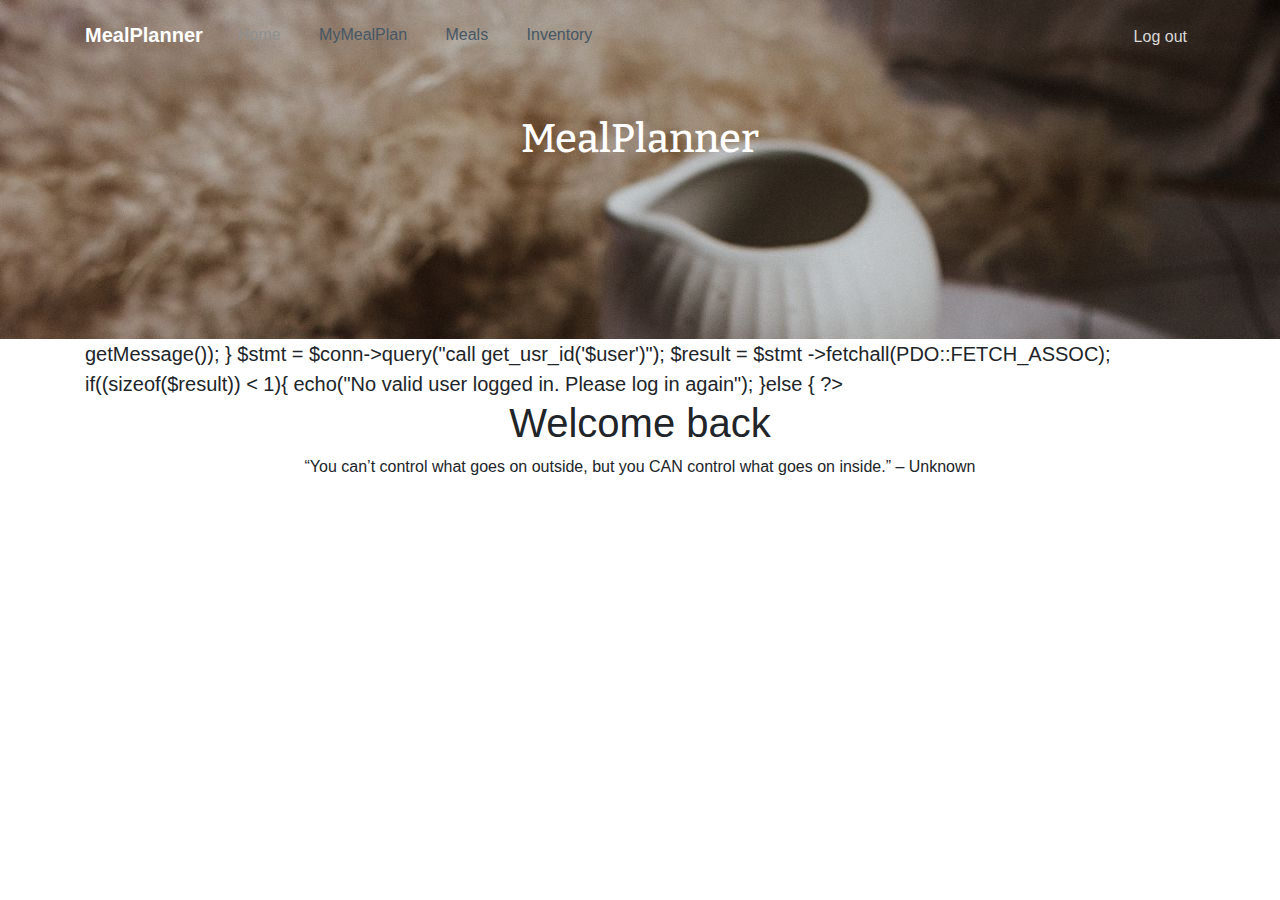
<file: index.html>
<!DOCTYPE html>
<html lang="en">

<head>
    <meta charset="utf-8">
    <meta name="viewport" content="width=device-width, initial-scale=1.0, shrink-to-fit=no">
    <title>MealPlanner</title>
    <link rel="stylesheet" href="assets/bootstrap/css/bootstrap.min.css">
    <link rel="stylesheet" href="https://fonts.googleapis.com/css?family=Bitter:400,700">
    <link rel="stylesheet" href="assets/fonts/ionicons.min.css">
    <link rel="stylesheet" href="assets/css/Footer-Basic.css">
    <link rel="stylesheet" href="assets/css/Header-Dark-1.css">
    <link rel="stylesheet" href="assets/css/Header-Dark.css">
    <link rel="stylesheet" href="assets/css/Login-Form-Clean.css">
    <link rel="stylesheet" href="assets/css/Multi-step-form.css">
    <link rel="stylesheet" href="assets/css/Navigation-with-Button.css">
    <link rel="stylesheet" href="assets/css/Registration-Form-with-Photo.css">
    <link rel="stylesheet" href="assets/css/styles.css">
</head>

<body>
    <!-- Start: Header Dark -->
    <header class="header-dark" style="background: url(&quot;assets/img/Breakfastbackground-unsplash.jpg&quot;);">
        <!-- Start: Navigation with Button -->
        <nav class="navbar navbar-light navbar-expand-md navigation-clean-button">
            <div class="container">
                <a class="navbar-brand" href="index.html">MealPlanner</a><button data-toggle="collapse" class="navbar-toggler" data-target="#navcol-1"><span class="sr-only">Toggle navigation</span><span class="navbar-toggler-icon"></span></button>
                <div class="collapse navbar-collapse" id="navcol-1">
                    <ul class="navbar-nav mr-auto">
                        <li class="nav-item"><a class="nav-link active" href="index.html">Home</a></li>
                        <li class="nav-item"><a class="nav-link" href="MealPlan.html">MyMealPlan</a></li>
                        <li class="nav-item"><a class="nav-link" href="Meals.html">Meals</a></li>
                        <li class="nav-item"><a class="nav-link" href="KitchenInventory.html">Inventory</a></li>
                    </ul><span class="navbar-text actions"> <a class="login" href="Login.html">Log out</a></span>
                </div>
            </div>
        </nav><!-- End: Navigation with Button -->
        <div class="container hero">
            <div class="row">
                <div class="col-md-8 offset-md-2">
                    <h1 class="text-center">MealPlanner</h1>
                </div>

            </div>
        </div>
    </header><!-- End: Header Dark -->
    <div class="col"></div><!-- Start: 2 Rows 1+2 Columns -->
    <div class="container">
        <div class="row">
            <div class="col-md-12"><div class = "lead" id ="welcome"> test</div></div>
        </div>
        <div class="row">
            <div class="col-md-6"></div>
            <div class="col-md-6"></div>
        </div>
    </div><!-- End: 2 Rows 1+2 Columns -->
    <!--span style="text-align:center;"><h1 id="welcome"> </h1></span-->
    <p align ="center"> “You can’t control what goes on outside, but you CAN control what goes on inside.” – Unknown </p>
    <script src="assets/js/jquery.min.js"></script>
    <script src="assets/bootstrap/js/bootstrap.min.js"></script>
    <script src="assets/js/Multi-step-form.js"></script>
    <script src="assets/js/index.js"></script>
    <!--script src="assets/js/mealplanner.js"></script-->
</body>

</html>
</file>
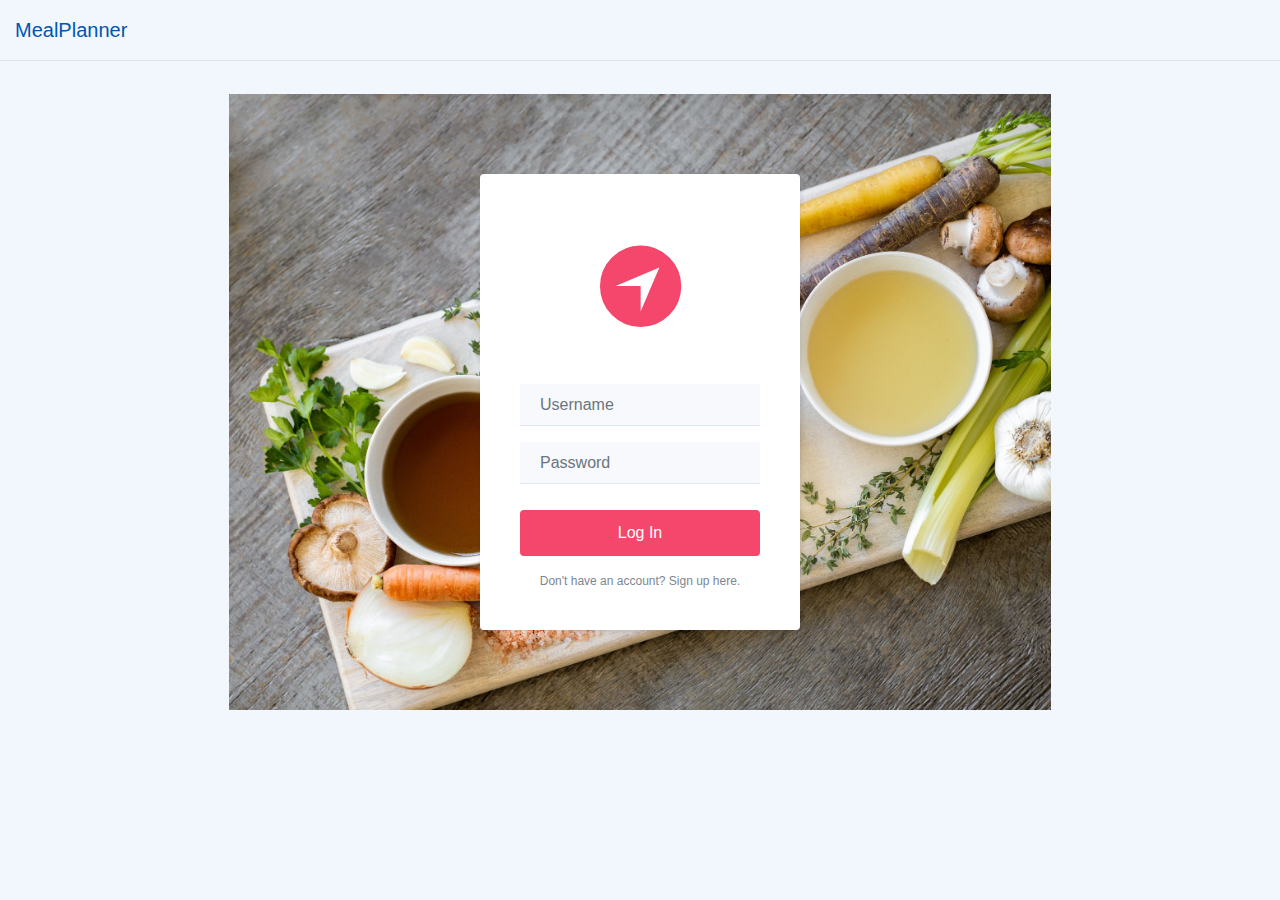
<file: Login.html>
<!DOCTYPE html>
<html lang="en">

<head>
    <meta charset="utf-8">
    <meta name="viewport" content="width=device-width, initial-scale=1.0, shrink-to-fit=no">
    <title>MealPlanner</title>
    <link rel="stylesheet" href="assets/bootstrap/css/bootstrap.min.css">
    <link rel="stylesheet" href="https://fonts.googleapis.com/css?family=Bitter:400,700">
    <link rel="stylesheet" href="assets/fonts/ionicons.min.css">
    <link rel="stylesheet" href="assets/css/Footer-Basic.css">
    <link rel="stylesheet" href="assets/css/Header-Dark-1.css">
    <link rel="stylesheet" href="assets/css/Header-Dark.css">
    <link rel="stylesheet" href="assets/css/Login-Form-Clean.css">
    <link rel="stylesheet" href="assets/css/Multi-step-form.css">
    <link rel="stylesheet" href="assets/css/Navigation-with-Button.css">
    <link rel="stylesheet" href="assets/css/Registration-Form-with-Photo.css">
    <link rel="stylesheet" href="assets/css/styles.css">
</head>

<body style="background: rgb(241,247,252);">
    <header style="margin-bottom: 33px;">
        <ul class="nav nav-tabs">
            <li class="nav-item"><a class="navbar-brand" href="Login.html" style="padding: 15px;">MealPlanner</a></li>
        </ul>
    </header><!-- Start: Login Form Clean -->
    <section class="login-clean" style="background: url(&quot;assets/img/Foodbackground-unsplash.jpg&quot;) center / contain no-repeat;">
        <form>
            <h2 class="sr-only">Login Form</h2>
            <div class="illustration"><i class="icon ion-ios-navigate"></i></div>
            <div class="form-group"><input class="form-control" type="text" id="username" placeholder="Username"></div>
            <div class="form-group"><input class="form-control" type="password" id="password" placeholder="Password"></div>
            <div class="form-group"><button class="btn btn-primary btn-block" id="loginbtn" type="button">Log In</button></div><a class="forgot" href="SignUp.html">Don't have an account? Sign up here.</a>
        </form>
    </section><!-- End: Login Form Clean -->
    <script src="assets/js/jquery.min.js"></script>
    <script src="assets/bootstrap/js/bootstrap.min.js"></script>
   <!-- <script src="assets/js/Multi-step-form.js"></script> -->
    <script src="assets/js/loginForm.js"></script>
</body>

</html>
</file>
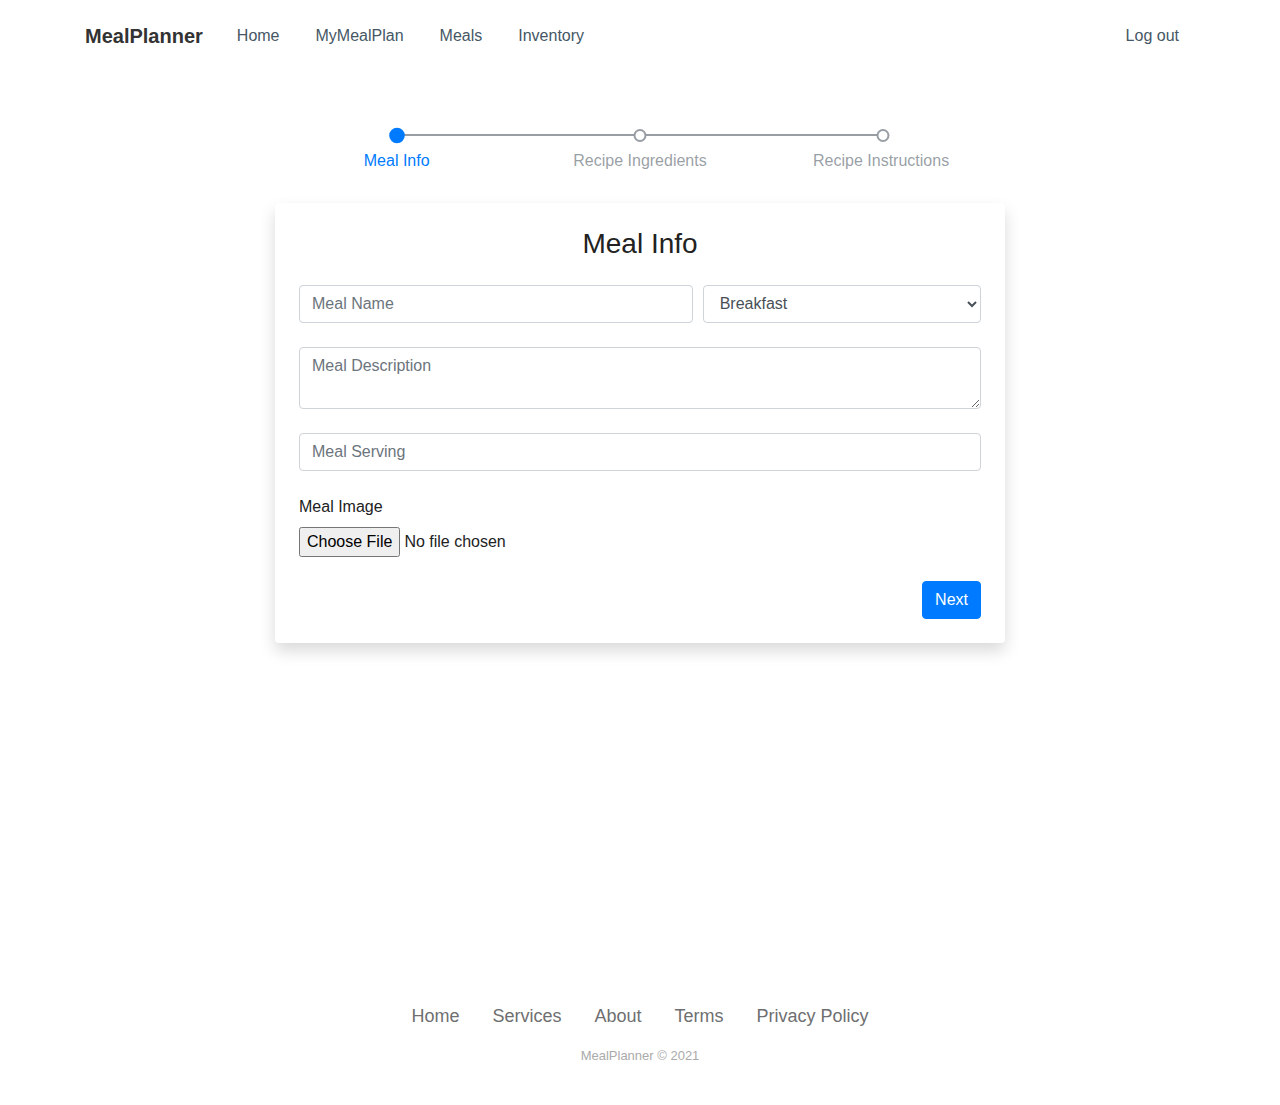
<file: MealUpload.html>
<!DOCTYPE html>
<html lang="en">

<head>
    <meta charset="utf-8">
    <meta name="viewport" content="width=device-width, initial-scale=1.0, shrink-to-fit=no">
    <title>MealPlanner</title>
    <link rel="stylesheet" href="assets/bootstrap/css/bootstrap.min.css">
    <link rel="stylesheet" href="https://fonts.googleapis.com/css?family=Bitter:400,700">
    <link rel="stylesheet" href="assets/fonts/ionicons.min.css">
    <link rel="stylesheet" href="assets/css/Footer-Basic.css">
    <link rel="stylesheet" href="assets/css/Header-Dark-1.css">
    <link rel="stylesheet" href="assets/css/Header-Dark.css">
    <link rel="stylesheet" href="assets/css/Login-Form-Clean.css">
    <link rel="stylesheet" href="assets/css/Multi-step-form.css">
    <link rel="stylesheet" href="assets/css/Navigation-with-Button.css">
    <link rel="stylesheet" href="assets/css/Registration-Form-with-Photo.css">
    <link rel="stylesheet" href="assets/css/styles.css">
</head>

<body>
    <!-- Start: Navigation with Button -->
    <nav class="navbar navbar-light navbar-expand-md navigation-clean-button">
        <div class="container"><a class="navbar-brand" href="index.html">MealPlanner</a><button data-toggle="collapse" class="navbar-toggler" data-target="#navcol-1"><span class="sr-only">Toggle navigation</span><span class="navbar-toggler-icon"></span></button>
            <div class="collapse navbar-collapse" id="navcol-1">
                <ul class="navbar-nav mr-auto">
                    <li class="nav-item"><a class="nav-link" href="index.html">Home</a></li>
                    <li class="nav-item"><a class="nav-link" href="MealPlan.html">MyMealPlan</a></li>
                    <li class="nav-item"><a class="nav-link" href="Meals.html">Meals</a></li>
                    <li class="nav-item"><a class="nav-link" href="KitchenInventory.html">Inventory</a></li>
                </ul><span class="navbar-text actions"><a class="login" href="Login.html">Log out</a></span>
            </div>
        </div>
    </nav>
    <div class="col"></div>
    <section style="color: #222222;">
        <div id="multple-step-form-n" class="container overflow-hidden" style="margin-top: 0px;margin-bottom: 10px;padding-bottom: 300px;padding-top: 57px;">
            <div id="progress-bar-button" class="multisteps-form">
                <div class="row">
                    <div class="col-12 col-lg-8 ml-auto mr-auto mb-4">
                        <div class="multisteps-form__progress"><a class="btn multisteps-form__progress-btn js-active" role="button" title="Meal Info">Meal Info</a><a class="btn multisteps-form__progress-btn" role="button" title="Recipe Ingredients">Recipe Ingredients</a><a class="btn multisteps-form__progress-btn" role="button" title="Recipe Instructions">Recipe Instructions </a></div>
                    </div>
                </div>
            </div>
            <div id="multistep-start-row" class="row">
                <div id="multistep-start-column" class="col-12 col-lg-8 m-auto">
                    <form id="main-form" class="multisteps-form__form" style="height: 155px;margin-bottom: 9px;">
                        <div id="single-form-next" class="multisteps-form__panel shadow p-4 rounded bg-white js-active" data-animation="scaleIn">
                            <h3 class="text-center multisteps-form__title">Meal Info</h3>
                            <div id="form-content" class="multisteps-form__content">
                                <div id="input-grp-double" class="form-row mt-4">
                                    <div class="col-12 col-sm-7"><input type="text" class="form-control multisteps-form__input" id="mealName" placeholder="Meal Name" /></div>
                                    <div class="col-12 col-sm-5 mt-4 mt-sm-0"><select class="form-control multisteps-form__input" id="mealType">
                                            <optgroup label="Meal Type Group">
                                                <option value="Breakfast" selected>Breakfast</option>
                                                <option value="Lunch">Lunch</option>
                                                <option value="Dinner">Dinner</option>
                                            </optgroup>
                                        </select></div>
                                </div>
                                <div id="input-grp-single" class="form-row mt-4">
                                    <div class="col-12"><textarea class="form-control" id="mealDescription" name="mealDesc" placeholder="Meal Description"></textarea></div>
                                </div>
                                <div id="input-grp-single" class="form-row mt-4">
                                    <div class="col-12"><input type="text" class="form-control multisteps-form__input" id="mealServing" name="mealServing" placeholder="Meal Serving"/></div>
                                </div>
                                <div id="input-grp-single" class="form-row mt-4">
                                    <div class="col-12 col-sm-7"><label>Meal Image</label><input type="file" class="form-control-file" id="mealImage" /></div>
                                </div>
                                <div  class="button-row d-flex mt-4"><button id="mealInfo-next-btn" class="btn btn btn-primary ml-auto js-btn-next" type="button" title="Next">Next</button></div>
                            </div>
                        </div>
                        <div id="single-form-next-prev" class="multisteps-form__panel shadow p-4 rounded bg-white " data-animation="scaleIn" style="height: 488.6px;">
                            <h3 class="text-center multisteps-form__title">Recipe Ingredients</h3>
                            <div id="form-content-1" class="multisteps-form__content">
                                <div id="input-grp-double-1" class="form-row mt-4">
                                    <div class="col-12 col-sm-4"><input type="number" class="form-control multisteps-form__input" id="ingredients-qty" name="ingredients-qty" placeholder="Quantity" /></div>
                                    <div class="col-12 col-sm-4 mt-4 mt-sm-0"><select class="form-control multisteps-form__input" id="ingredients-measurement" name="ingredients-measurement" placeholder="measurement">
                                            <optgroup id = "measurementList" label="Measurements">
                                                <!--<option value="cup" selected>Cup</option>
                                                <option value="Table Spoon">Table Spoon</option>
                                                <option value="Tea Spoon">Tea Spoon</option> -->
                                            </optgroup>
                                        </select></div>
                                    <div class="col-12 col-sm-4 mt-4 mt-sm-0"><select class="form-control multisteps-form__input" id="ingredients-name" name="ingredients-name" placeholder="ingredients name">
                                            <optgroup id = "ingredientList" label="Ingredients-name">
                                                <!-- <option value="Egg" selected>Egg</option>
                                                <option value="Bacon">Bacon</option>
                                                <option value="Cheese">Cheese</option> -->
                                            </optgroup>
                                        </select></div>
                                </div>
                                <div id="input-grp-single-1" class="form-row mt-4">
                                    <div class="col-12"><button class="btn btn-primary" id="add-igr-btn" type="button" name="addbtn" style="margin-right: 9px;padding: 5px 16px;">Add</button><button class="btn btn-danger ml-auto" id="remove-igr-btn" type="button" name="removebtn" style="margin-left: 0px;margin-right: 0px;">Remove</button></div>
                                </div>
                                <div id="input-grp-single-1" class="form-row mt-4">
                                    <div class="col-12"><label>List of Ingredients</label><div class="form-control" id="ingredients-list"> For demo purposes; only work with enter 1 ingredient set</div></div>
                                </div>
                                <div  class="button-row d-flex mt-4"><button class="btn btn btn-primary js-btn-prev" type="button" title="Prev">Prev</button><button id="recipe-ingredients-next-btn" class="btn btn btn-primary ml-auto js-btn-next" type="button" title="Next">Next</button></div>
                            </div>
                        </div>
                       <div id="single-form-next-prev-1" class="multisteps-form__panel shadow p-4 rounded bg-white" data-animation="scaleIn">
                            <h3 class="text-center multisteps-form__title">Recipe Instructions</h3>
                            <div id="form-content-2" class="multisteps-form__content">
                                <div id="input-grp-single-2" class="form-row mt-4">
                                    <div class="col-12"><input type="text" class="form-control multisteps-form__input" id="rep-Instructions" placeholder="Please enter each instruction" name="rep-ingredients" style="margin-bottom: 14px;" /><button class="btn btn-primary" id="add-rep-ins-btn" type="button" name="add-rep-ins-btn" style="margin-right: 9px;padding: 5px 16px;">Add</button><button class="btn btn-danger ml-auto" id="remove-rep-ins-btn" type="button" name="remove-rep-ins-btn" style="margin-left: 0px;margin-right: 0px;">Remove</button></div>
                                </div>
                                <div id="input-grp-single-3" class="form-row mt-4">
                                    <div class="col-12"><label>Recipe Instructions</label><div class="form-control" id="rep-instructions-list" placeholder="For demo purposes; only work with 1 instruction">  For demo purposes; only work with 1 instruction </div></div>
                                </div>
                                <div id="next-prev-buttons-1" class="button-row d-flex mt-4"><button class="btn btn btn-primary js-btn-prev" type="button" title="Prev">Prev</button><button class="btn btn-success btn btn-primary ml-auto js-btn-next" id="save-rep-btn" type="button" title="save-rep-btn">Save</button></div>
                            </div>
                        </div>
                    </form>
                </div>
            </div>
        </div>
    </section><!-- End: Multi step form -->
    <!-- Start: Footer Basic -->
    <footer class="footer-basic">
        <div class="col"></div><!-- Start: Links -->
        <ul class="list-inline">
            <li class="list-inline-item"><a href="#">Home</a></li>
            <li class="list-inline-item"><a href="#">Services</a></li>
            <li class="list-inline-item"><a href="#">About</a></li>
            <li class="list-inline-item"><a href="#">Terms</a></li>
            <li class="list-inline-item"><a href="#">Privacy Policy</a></li>
        </ul><!-- End: Links -->
        <!-- Start: Copyright -->
        <p class="copyright">MealPlanner © 2021</p><!-- End: Copyright -->
    </footer><!-- End: Footer Basic -->
    <script src="assets/js/jquery.min.js"></script>
    <script src="assets/bootstrap/js/bootstrap.min.js"></script>
    <script src="assets/js/mealUpload.js"></script>
    <script src="assets/js/Multi-step-form.js"></script>
</body>

</html>
</file>
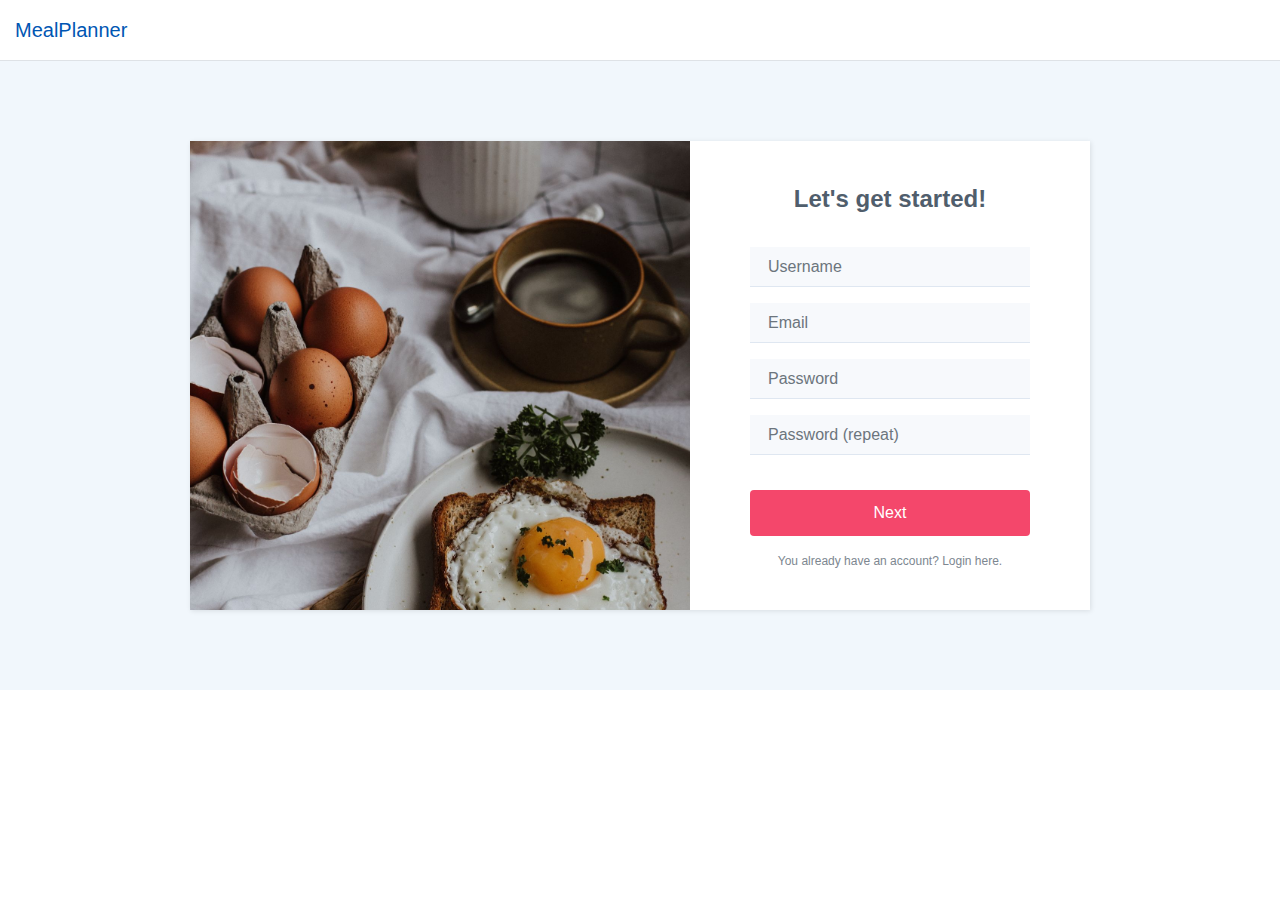
<file: SignUp.html>
<!DOCTYPE html>
<html lang="en">

<head>
    <meta charset="utf-8">
    <meta name="viewport" content="width=device-width, initial-scale=1.0, shrink-to-fit=no">
    <title>MealPlanner</title>
    <link rel="stylesheet" href="assets/bootstrap/css/bootstrap.min.css">
    <link rel="stylesheet" href="https://fonts.googleapis.com/css?family=Bitter:400,700">
    <link rel="stylesheet" href="assets/fonts/ionicons.min.css">
    <link rel="stylesheet" href="assets/css/Footer-Basic.css">
    <link rel="stylesheet" href="assets/css/Header-Dark-1.css">
    <link rel="stylesheet" href="assets/css/Header-Dark.css">
    <link rel="stylesheet" href="assets/css/Login-Form-Clean.css">
    <link rel="stylesheet" href="assets/css/Multi-step-form.css">
    <link rel="stylesheet" href="assets/css/Navigation-with-Button.css">
    <link rel="stylesheet" href="assets/css/Registration-Form-with-Photo.css">
    <link rel="stylesheet" href="assets/css/styles.css">
</head>

<body>
    <header style="margin-bottom: 0px;">
        <ul class="nav nav-tabs">
            <li class="nav-item"><a class="navbar-brand" href="Login.html" style="padding: 15px;">MealPlanner</a></li>
        </ul>
    </header><!-- Start: Registration Form with Photo -->
    <section class="register-photo" style="background: rgb(241,247,252);">
        <!-- Start: Form Container -->
        <div class="form-container">
            <!-- Start: Image -->
            <div class="image-holder" id = "formPic"  style="background: url(&quot;assets/img/Breakfastbackground-unsplash.jpg&quot;) center / cover;"></div><!-- End: Image -->
            <form id = "firstForm"  >
                <h2 class="text-center"><strong>Let's get started!</strong></h2>
                <div class="form-group"><input class="form-control" type="text" id="username" name ="username" placeholder="Username"></div>
                <div class="form-group"><input class="form-control" type="email" id="email" name ="email" placeholder="Email"></div>
                <div class="form-group"><input class="form-control" type="password" id="password" name ="password"placeholder="Password"></div>
                <div class="form-group"><input class="form-control" type="password" id="password-repeat" name ="password-repeat" placeholder="Password (repeat)"></div>
                <div class="form-group"><button class="btn btn-primary btn-block " id="signUp-btn1" type ="button" >Next</button></div><a class="already" href="Login.html">You already have an account? Login here.</a>
                
            </form>
            <!--<div class="image-holder" style="display: none; background: url(&quot;assets/img/Breakfastbackground-unsplash.jpg&quot;) center / cover;"></div> --><!-- End: Image -->
            <form id = "secondForm" style = "display: none;" >
                <h2 class="text-center"><strong>Create</strong> an account.</h2>
                <div class="form-group"><label>Label</label><input class="form-control" type="number" id="age" placeholder="Age"></div>
                <div class="form-group"><label>Label</label><input class="form-control" type="number" id="weight" placeholder="Weight"></div>
                <div class="form-group"><label>Label</label><input class="form-control" type="number" id="height" placeholder="Height"></div>
                <div class="form-group"><label>Label</label><input class="form-control" type="number" id="calGoal" placeholder="CalGoal"></div>
                <div class="form-group"><button class="btn btn-primary btn-block" id="signUp-btn2" type="button">Sign Up</button></div><a class="already" href="Login.html">You already have an account? Login here.</a>
            </form>
        </div><!-- End: Form Container  -->
    </section><!-- End: Registration Form with Photo -->
    <script src="assets/js/jquery.min.js"></script>
    <script src="assets/bootstrap/js/bootstrap.min.js"></script>
    <script src="assets/js/Multi-step-form.js"></script>
    <script src="assets/js/signUpform.js"></script>
</body>

</html>
</file>
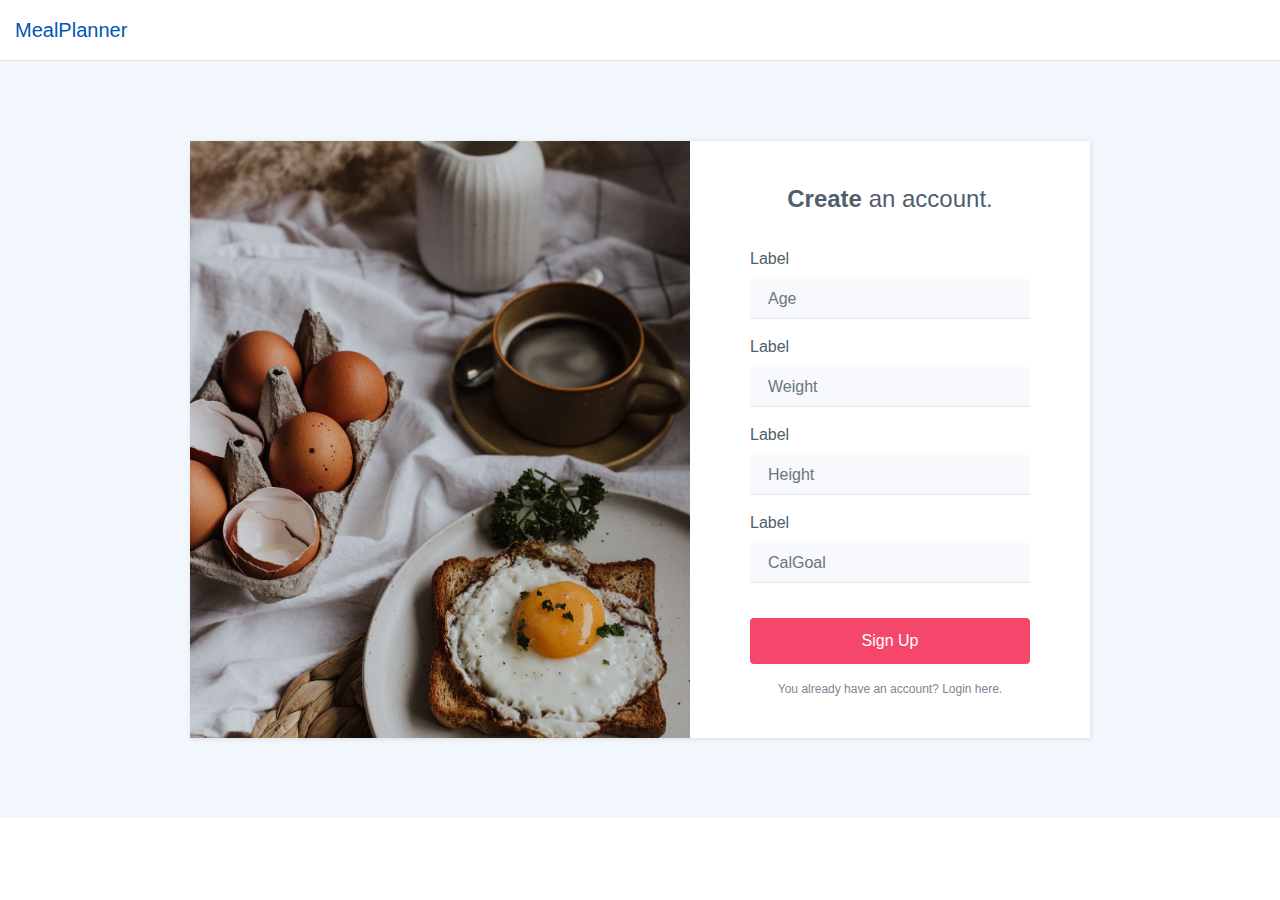
<file: SignUp2.html>
<!DOCTYPE html>
<html lang="en">

<head>
    <meta charset="utf-8">
    <meta name="viewport" content="width=device-width, initial-scale=1.0, shrink-to-fit=no">
    <title>MealPlanner</title>
    <link rel="stylesheet" href="assets/bootstrap/css/bootstrap.min.css">
    <link rel="stylesheet" href="https://fonts.googleapis.com/css?family=Bitter:400,700">
    <link rel="stylesheet" href="assets/fonts/ionicons.min.css">
    <link rel="stylesheet" href="assets/css/Footer-Basic.css">
    <link rel="stylesheet" href="assets/css/Header-Dark-1.css">
    <link rel="stylesheet" href="assets/css/Header-Dark.css">
    <link rel="stylesheet" href="assets/css/Login-Form-Clean.css">
    <link rel="stylesheet" href="assets/css/Multi-step-form.css">
    <link rel="stylesheet" href="assets/css/Navigation-with-Button.css">
    <link rel="stylesheet" href="assets/css/Registration-Form-with-Photo.css">
    <link rel="stylesheet" href="assets/css/styles.css">
</head>

<body>
    <header style="margin-bottom: 0px;">
        <ul class="nav nav-tabs">
            <li class="nav-item"><a class="navbar-brand" href="Login.html" style="padding: 15px;">MealPlanner</a></li>
        </ul>
    </header><!-- Start: Registration Form with Photo -->
    <section class="register-photo">
        <!-- Start: Form Container -->
        <div class="form-container">
            <!-- Start: Image -->
            <div class="image-holder" style="background: url(&quot;assets/img/Breakfastbackground-unsplash.jpg&quot;) center / cover;"></div><!-- End: Image -->
            <form>
                <h2 class="text-center"><strong>Create</strong> an account.</h2>
                <div class="form-group"><label>Label</label><input class="form-control" type="number" id="age" placeholder="Age"></div>
                <div class="form-group"><label>Label</label><input class="form-control" type="number" id="weight" placeholder="Weight"></div>
                <div class="form-group"><label>Label</label><input class="form-control" type="number" id="height" placeholder="Height"></div>
                <div class="form-group"><label>Label</label><input class="form-control" type="number" id="calGoal" placeholder="CalGoal"></div>
                <div class="form-group"><button class="btn btn-primary btn-block" id="signUp-btn2" type="button">Sign Up</button></div><a class="already" href="Login.html">You already have an account? Login here.</a>
            </form>
        </div><!-- End: Form Container -->
    </section><!-- End: Registration Form with Photo -->
    <script src="assets/js/jquery.min.js"></script>
    <script src="assets/bootstrap/js/bootstrap.min.js"></script>
    <script src="assets/js/Multi-step-form.js"></script>
    <script src="assets/js/signUpform.js"></script>
</body>

</html>
</file>
<file: assets/css/Footer-Basic.css>
.footer-basic {
  padding: 40px 0;
  background-color: #ffffff;
  color: #4b4c4d;
}

.footer-basic ul {
  padding: 0;
  list-style: none;
  text-align: center;
  font-size: 18px;
  line-height: 1.6;
  margin-bottom: 0;
}

.footer-basic li {
  padding: 0 10px;
}

.footer-basic ul a {
  color: inherit;
  text-decoration: none;
  opacity: 0.8;
}

.footer-basic ul a:hover {
  opacity: 1;
}

.footer-basic .social {
  text-align: center;
  padding-bottom: 25px;
}

.footer-basic .social > a {
  font-size: 24px;
  width: 40px;
  height: 40px;
  line-height: 40px;
  display: inline-block;
  text-align: center;
  border-radius: 50%;
  border: 1px solid #ccc;
  margin: 0 8px;
  color: inherit;
  opacity: 0.75;
}

.footer-basic .social > a:hover {
  opacity: 0.9;
}

.footer-basic .copyright {
  margin-top: 15px;
  text-align: center;
  font-size: 13px;
  color: #aaa;
  margin-bottom: 0;
}
</file>
<file: assets/css/Header-Dark-1.css>
.header-dark {
  background: url(../../assets/img/mountain_bg.jpg) #444;
  background-size: cover;
  padding-bottom: 80px;
}

@media (min-width:768px) {
  .header-dark {
    padding-bottom: 120px;
  }
}

.header-dark .navbar {
  background: transparent;
  color: #fff;
  border-radius: 0;
  box-shadow: none;
  border: none;
}

@media (min-width:768px) {
  .header-dark .navbar {
    padding-top: .75rem;
    padding-bottom: .75rem;
  }
}

.header-dark .navbar .navbar-brand {
  font-weight: bold;
  color: inherit;
}

.header-dark .navbar .navbar-brand:hover {
  color: #f0f0f0;
}

.header-dark .navbar .navbar-collapse span {
  margin-top: 5px;
}

.header-dark .navbar .navbar-collapse span .login {
  color: #d9d9d9;
  margin-right: .5rem;
  text-decoration: none;
}

.header-dark .navbar .navbar-collapse span .login:hover {
  color: #fff;
}

.header-dark .navbar .navbar-toggler {
  border-color: #747474;
}

.header-dark .navbar .navbar-toggler:hover, .header-dark .navbar-toggler:focus {
  background: none;
}

.header-dark .navbar .navbar-toggler {
  color: #eee;
}

.header-dark .navbar .navbar-collapse, .header-dark .navbar .form-inline {
  border-color: #636363;
}

@media (min-width: 992px) {
  .header-dark .navbar.navbar .navbar-nav .nav-link {
    padding-left: 1.2rem;
    padding-right: 1.2rem;
  }
}

.header-dark .navbar.navbar-dark .navbar-nav .nav-link {
  color: #d9d9d9;
}

.header-dark .navbar.navbar-dark .navbar-nav .nav-link:focus, .header-dark .navbar.navbar-dark .navbar-nav .nav-link:hover {
  color: #fcfeff !important;
  background-color: transparent;
}

.header-dark .navbar .navbar-nav > li > .dropdown-menu {
  margin-top: -5px;
  box-shadow: 0 4px 8px rgba(0,0,0,.1);
  background-color: #fff;
  border-radius: 2px;
}

.header-dark .navbar .dropdown-menu .dropdown-item:focus, .header-dark .navbar .dropdown-menu .dropdown-item {
  line-height: 2;
  font-size: 14px;
  color: #37434d;
}

.header-dark .navbar .dropdown-menu .dropdown-item:focus, .header-dark .navbar .dropdown-menu .drodown-item:hover {
  background: #ebeff1;
}

.header-dark .navbar .action-button, .header-dark .navbar .action-button:active {
  background: #208f8f;
  border-radius: 20px;
  font-size: inherit;
  color: #fff;
  box-shadow: none;
  border: none;
  text-shadow: none;
  padding: .5rem .8rem;
  transition: background-color 0.25s;
}

.header-dark .navbar .action-button:hover {
  background: #269d9d;
}

.header-dark .navbar .form-inline label {
  color: #ccc;
}

.header-dark .navbar .form-inline .search-field {
  display: inline-block;
  width: 80%;
  background: none;
  border: none;
  border-bottom: 1px solid transparent;
  border-radius: 0;
  color: #ccc;
  box-shadow: none;
  color: inherit;
  transition: border-bottom-color 0.3s;
}

.header-dark .navbar .form-inline .search-field:focus {
  border-bottom: 1px solid #ccc;
}

.header-dark .hero {
  margin-top: 60px;
}

@media (min-width:768px) {
  .header-dark .hero {
    margin-top: 20px;
  }
}

.header-dark .hero h1 {
  color: #fff;
  font-family: 'Bitter', serif;
  font-size: 40px;
  margin-top: 20px;
  margin-bottom: 80px;
}

@media (min-width:768px) {
  .header-dark .hero h1 {
    margin-bottom: 50px;
    line-height: 1.5;
  }
}

.header-dark .hero .embed-responsive iframe {
  background-color: #666;
}
</file>
<file: assets/css/Header-Dark.css>
.header-dark {
  /*background: url(../../assets/img/mountain_bg.jpg) #444;*/
  background-size: cover;
  padding-bottom: 80px;
}

@media (min-width:768px) {
  .header-dark {
    padding-bottom: 120px;
  }
}

.header-dark .navbar {
  background: transparent;
  color: #fff;
  border-radius: 0;
  box-shadow: none;
  border: none;
}

@media (min-width:768px) {
  .header-dark .navbar {
    padding-top: .75rem;
    padding-bottom: .75rem;
  }
}

.header-dark .navbar .navbar-brand {
  font-weight: bold;
  color: inherit;
}

.header-dark .navbar .navbar-brand:hover {
  color: #f0f0f0;
}

.header-dark .navbar .navbar-collapse span {
  margin-top: 5px;
}

.header-dark .navbar .navbar-collapse span .login {
  color: #d9d9d9;
  margin-right: .5rem;
  text-decoration: none;
}

.header-dark .navbar .navbar-collapse span .login:hover {
  color: #fff;
}

.header-dark .navbar .navbar-toggler {
  border-color: #747474;
}

.header-dark .navbar .navbar-toggler:hover, .header-dark .navbar-toggler:focus {
  background: none;
}

.header-dark .navbar .navbar-toggler {
  color: #eee;
}

.header-dark .navbar .navbar-collapse, .header-dark .navbar .form-inline {
  border-color: #636363;
}

@media (min-width: 992px) {
  .header-dark .navbar.navbar .navbar-nav .nav-link {
    padding-left: 1.2rem;
    padding-right: 1.2rem;
  }
}

.header-dark .navbar.navbar-dark .navbar-nav .nav-link {
  color: #d9d9d9;
}

.header-dark .navbar.navbar-dark .navbar-nav .nav-link:focus, .header-dark .navbar.navbar-dark .navbar-nav .nav-link:hover {
  color: #fcfeff !important;
  background-color: transparent;
}

.header-dark .navbar .navbar-nav > li > .dropdown-menu {
  margin-top: -5px;
  box-shadow: 0 4px 8px rgba(0,0,0,.1);
  background-color: #fff;
  border-radius: 2px;
}

.header-dark .navbar .dropdown-menu .dropdown-item:focus, .header-dark .navbar .dropdown-menu .dropdown-item {
  line-height: 2;
  font-size: 14px;
  color: #37434d;
}

.header-dark .navbar .dropdown-menu .dropdown-item:focus, .header-dark .navbar .dropdown-menu .drodown-item:hover {
  background: #ebeff1;
}

.header-dark .navbar .action-button, .header-dark .navbar .action-button:active {
  background: #208f8f;
  border-radius: 20px;
  font-size: inherit;
  color: #fff;
  box-shadow: none;
  border: none;
  text-shadow: none;
  padding: .5rem .8rem;
  transition: background-color 0.25s;
}

.header-dark .navbar .action-button:hover {
  background: #269d9d;
}

.header-dark .navbar .form-inline label {
  color: #ccc;
}

.header-dark .navbar .form-inline .search-field {
  display: inline-block;
  width: 80%;
  background: none;
  border: none;
  border-bottom: 1px solid transparent;
  border-radius: 0;
  color: #ccc;
  box-shadow: none;
  color: inherit;
  transition: border-bottom-color 0.3s;
}

.header-dark .navbar .form-inline .search-field:focus {
  border-bottom: 1px solid #ccc;
}

.header-dark .hero {
  margin-top: 60px;
}

@media (min-width:768px) {
  .header-dark .hero {
    margin-top: 20px;
  }
}

.header-dark .hero h1 {
  color: #fff;
  font-family: 'Bitter', serif;
  font-size: 40px;
  margin-top: 20px;
  margin-bottom: 80px;
}

@media (min-width:768px) {
  .header-dark .hero h1 {
    margin-bottom: 50px;
    line-height: 1.5;
  }
}

.header-dark .hero .embed-responsive iframe {
  background-color: #666;
}
</file>
<file: assets/css/Login-Form-Clean.css>
.login-clean {
  background: #f1f7fc;
  padding: 80px 0;
}

.login-clean form {
  max-width: 320px;
  width: 90%;
  margin: 0 auto;
  background-color: #ffffff;
  padding: 40px;
  border-radius: 4px;
  color: #505e6c;
  box-shadow: 1px 1px 5px rgba(0,0,0,0.1);
}

.login-clean .illustration {
  text-align: center;
  padding: 0 0 20px;
  font-size: 100px;
  color: rgb(244,71,107);
}

.login-clean form .form-control {
  background: #f7f9fc;
  border: none;
  border-bottom: 1px solid #dfe7f1;
  border-radius: 0;
  box-shadow: none;
  outline: none;
  color: inherit;
  text-indent: 8px;
  height: 42px;
}

.login-clean form .btn-primary {
  background: #f4476b;
  border: none;
  border-radius: 4px;
  padding: 11px;
  box-shadow: none;
  margin-top: 26px;
  text-shadow: none;
  outline: none !important;
}

.login-clean form .btn-primary:hover, .login-clean form .btn-primary:active {
  background: #eb3b60;
}

.login-clean form .btn-primary:active {
  transform: translateY(1px);
}

.login-clean form .forgot {
  display: block;
  text-align: center;
  font-size: 12px;
  color: #6f7a85;
  opacity: 0.9;
  text-decoration: none;
}

.login-clean form .forgot:hover, .login-clean form .forgot:active {
  opacity: 1;
  text-decoration: none;
}
</file>
<file: assets/css/Multi-step-form.css>
* {
  margin: 0;
  padding: 0;
  box-sizing: border-box;
}

body a {
  color: inherit;
  text-decoration: none;
}

.multisteps-form__progress {
  display: grid;
  grid-template-columns: repeat(auto-fit, minmax(0, 1fr));
}

.multisteps-form__progress-btn {
  transition-property: all;
  transition-duration: 0.15s;
  transition-timing-function: linear;
  transition-delay: 0s;
  position: relative;
  padding-top: 20px;
  color: rgba(108, 117, 125, 0.7);
  text-indent: -9999px;
  border: none;
  background-color: transparent;
  outline: none !important;
  cursor: pointer;
}

@media (min-width: 500px) {
  .multisteps-form__progress-btn {
    text-indent: 0;
  }
}

.multisteps-form__progress-btn:before {
  position: absolute;
  top: 0;
  left: 50%;
  display: block;
  width: 13px;
  height: 13px;
  content: '';
  -webkit-transform: translateX(-50%);
  transform: translateX(-50%);
  transition: all 0.15s linear 0s, -webkit-transform 0.15s cubic-bezier(0.05, 1.09, 0.16, 1.4) 0s;
  transition: all 0.15s linear 0s, transform 0.15s cubic-bezier(0.05, 1.09, 0.16, 1.4) 0s;
  transition: all 0.15s linear 0s, transform 0.15s cubic-bezier(0.05, 1.09, 0.16, 1.4) 0s, -webkit-transform 0.15s cubic-bezier(0.05, 1.09, 0.16, 1.4) 0s;
  border: 2px solid currentColor;
  border-radius: 50%;
  background-color: #fff;
  box-sizing: border-box;
  z-index: 3;
}

.multisteps-form__progress-btn:after {
  position: absolute;
  top: 5px;
  left: calc(-50% - 13px / 2);
  transition-property: all;
  transition-duration: 0.15s;
  transition-timing-function: linear;
  transition-delay: 0s;
  display: block;
  width: 100%;
  height: 2px;
  content: '';
  background-color: currentColor;
  z-index: 1;
}

.multisteps-form__progress-btn:first-child:after {
  display: none;
}

.multisteps-form__progress-btn.js-active {
  color: #007bff;
}

.multisteps-form__progress-btn.js-active:before {
  -webkit-transform: translateX(-50%) scale(1.2);
  transform: translateX(-50%) scale(1.2);
  background-color: currentColor;
}

.multisteps-form__form {
  position: relative;
}

.multisteps-form__panel {
  position: absolute;
  top: 0;
  left: 0;
  width: 100%;
  height: 0;
  opacity: 0;
  visibility: hidden;
}

.multisteps-form__panel.js-active {
  height: auto;
  opacity: 1;
  visibility: visible;
}

.multisteps-form__panel[data-animation="scaleIn"] {
  -webkit-transform: scale(0.9);
  transform: scale(0.9);
}

.multisteps-form__panel[data-animation="scaleIn"].js-active {
  transition-property: all;
  transition-duration: 0.2s;
  transition-timing-function: linear;
  transition-delay: 0s;
  -webkit-transform: scale(1);
  transform: scale(1);
}
</file>
<file: assets/css/Navigation-with-Button.css>
.navigation-clean-button {
  background: #fff;
  padding-top: .75rem;
  padding-bottom: .75rem;
  color: #333;
  border-radius: 0;
  box-shadow: none;
  border: none;
  margin-bottom: 0;
}

@media (min-width:768px) {
  .navigation-clean-button {
    padding-top: 1rem;
    padding-bottom: 1rem;
  }
}

.navigation-clean-button .navbar-brand {
  font-weight: bold;
  color: inherit;
}

.navigation-clean-button .navbar-brand:hover {
  color: #222;
}

.navigation-clean-button .navbar-toggler {
  border-color: #ddd;
}

.navigation-clean-button .navbar-toggler:hover, .navigation-clean-button .navbar-toggler:focus {
  background: none;
}

.navigation-clean-button .navbar-toggler {
  color: #888;
}

.navigation-clean-button .navbar-collapse, .navigation-clean-button .form-inline {
  border-top-color: #ddd;
}

.navigation-clean-button .navbar-nav a.active, .navigation-clean-button .navbar-nav > .show > a {
  background: none;
  box-shadow: none;
}

.navigation-clean-button.navbar-light .navbar-nav a.active, .navigation-clean-button.navbar-light .navbar-nav a.active:focus, .navigation-clean-button.navbar-light .navbar-nav a.active:hover {
  color: #8f8f8f;
  box-shadow: none;
  background: none;
  pointer-events: none;
}

.navigation-clean-button.navbar .navbar-nav .nav-link {
  padding-left: 18px;
  padding-right: 18px;
}

.navigation-clean-button.navbar-light .navbar-nav .nav-link {
  color: #465765;
}

.navigation-clean-button.navbar-light .navbar-nav .nav-link:focus, .navigation-clean-button.navbar-light .navbar-nav .nav-link:hover {
  color: #37434d !important;
  background-color: transparent;
}

.navigation-clean-button .navbar-nav > li > .dropdown-menu {
  margin-top: -5px;
  box-shadow: 0 4px 8px rgba(0,0,0,.1);
  background-color: #fff;
  border-radius: 2px;
}

.navigation-clean-button .dropdown-menu .dropdown-item:focus, .navigation-clean-button .dropdown-menu .dropdown-item {
  line-height: 2;
  font-size: 14px;
  color: #37434d;
}

.navigation-clean-button .dropdown-menu .dropdown-item:focus, .navigation-clean-button .dropdown-menu .dropdown-item:hover {
  background: #eee;
  color: inherit;
}

.navigation-clean-button .actions .login {
  margin-right: 1rem;
  text-decoration: none;
  color: #465765;
}

.navigation-clean-button .navbar-text .action-button, .navigation-clean-button .navbar-text .action-button:active, .navigation-clean-button .navbar-text .action-button:hover {
  background: #56c6c6;
  border-radius: 20px;
  font-size: inherit;
  color: #fff;
  box-shadow: none;
  border: none;
  text-shadow: none;
  padding: .5rem 1rem;
  transition: background-color 0.25s;
  font-size: inherit;
}

.navigation-clean-button .navbar-text .action-button:hover {
  background: #66d7d7;
}
</file>
<file: assets/css/Registration-Form-with-Photo.css>
.register-photo {
  background: #f1f7fc;
  padding: 80px 0;
}

.register-photo .image-holder {
  display: table-cell;
  width: auto;
  background: url(../../assets/img/meeting.jpg);
  background-size: cover;
}

.register-photo .form-container {
  display: table;
  max-width: 900px;
  width: 90%;
  margin: 0 auto;
  box-shadow: 1px 1px 5px rgba(0,0,0,0.1);
}

.register-photo form {
  display: table-cell;
  width: 400px;
  background-color: #ffffff;
  padding: 40px 60px;
  color: #505e6c;
}

@media (max-width:991px) {
  .register-photo form {
    padding: 40px;
  }
}

.register-photo form h2 {
  font-size: 24px;
  line-height: 1.5;
  margin-bottom: 30px;
}

.register-photo form .form-control {
  background: #f7f9fc;
  border: none;
  border-bottom: 1px solid #dfe7f1;
  border-radius: 0;
  box-shadow: none;
  outline: none;
  color: inherit;
  text-indent: 6px;
  height: 40px;
}

.register-photo form .form-check {
  font-size: 13px;
  line-height: 20px;
}

.register-photo form .btn-primary {
  background: #f4476b;
  border: none;
  border-radius: 4px;
  padding: 11px;
  box-shadow: none;
  margin-top: 35px;
  text-shadow: none;
  outline: none !important;
}

.register-photo form .btn-primary:hover, .register-photo form .btn-primary:active {
  background: #eb3b60;
}

.register-photo form .btn-primary:active {
  transform: translateY(1px);
}

.register-photo form .already {
  display: block;
  text-align: center;
  font-size: 12px;
  color: #6f7a85;
  opacity: 0.9;
  text-decoration: none;
}
</file>
<file: assets/css/styles.css>
img {
    width:auto;
    height:auto;
	object-fit: contain;
}
</file>
